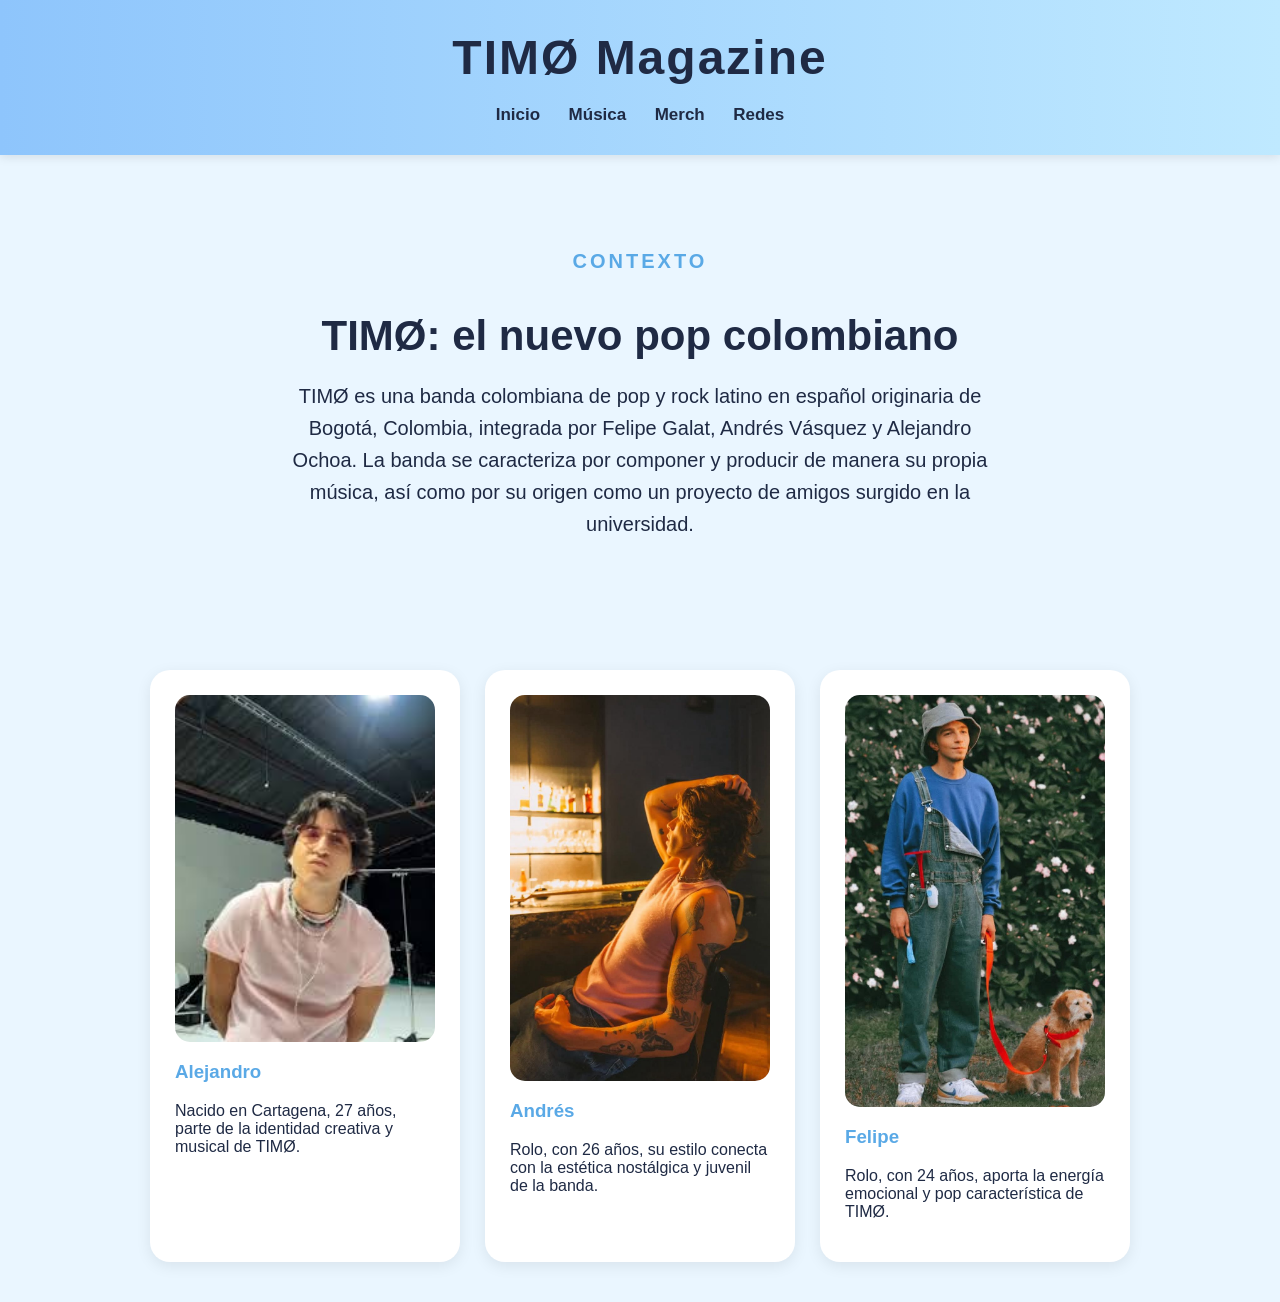
<file: contexto.html>
<!DOCTYPE html>
<html lang="es">
<head>
  <meta charset="UTF-8">
  <meta name="viewport" content="width=device-width, initial-scale=1.0">
  <title>Contexto | TIMØ Magazine</title>

  <link rel="stylesheet" href="styles/style.css">
</head>

<body>

<header>
  <h1>TIMØ Magazine</h1>

  <nav>
    <a href="index.html">Inicio</a>
    <a href="musica.html">Música</a>
    <a href="merch.html">Merch</a>
    <a href="redes.html">Redes</a>
  </nav>
</header>

<main>

<section class="hero">

  <p class="subtitle">contexto</p>

  <h2>TIMØ: el nuevo pop colombiano</h2>

  <p class="hero-text">
TIMØ​ es una banda colombiana de pop y rock latino en español originaria de Bogotá, Colombia, integrada por Felipe Galat, Andrés Vásquez y Alejandro Ochoa. La banda se caracteriza por componer y producir de manera su propia música, así como por su origen como un proyecto de amigos surgido en la universidad.
  </p>

</section>

<section class="cards">

  <div class="card">

    <img src="Images/alejandro.jpg" alt="Alejandro" class="member-image">

    <h3>Alejandro</h3>

    <p>
      Nacido en Cartagena, 27 años, parte de la identidad creativa y musical de TIMØ.
    </p>

  </div>

  <div class="card">

    <img src="Images/Andres.jpeg" alt="Andrés" class="member-image">

    <h3>Andrés</h3>

    <p>
      Rolo, con 26 años, su estilo conecta con la estética nostálgica y juvenil de la banda.
    </p>

  </div>

  <div class="card">

    <img src="Images/Felipe .jpeg" alt="Felipe" class="member-image">

    <h3>Felipe</h3>

    <p>
      Rolo, con 24 años, aporta la energía emocional y pop característica de TIMØ.
    </p>

  </div>

</section>

</main>

</body>
</html>
</file>
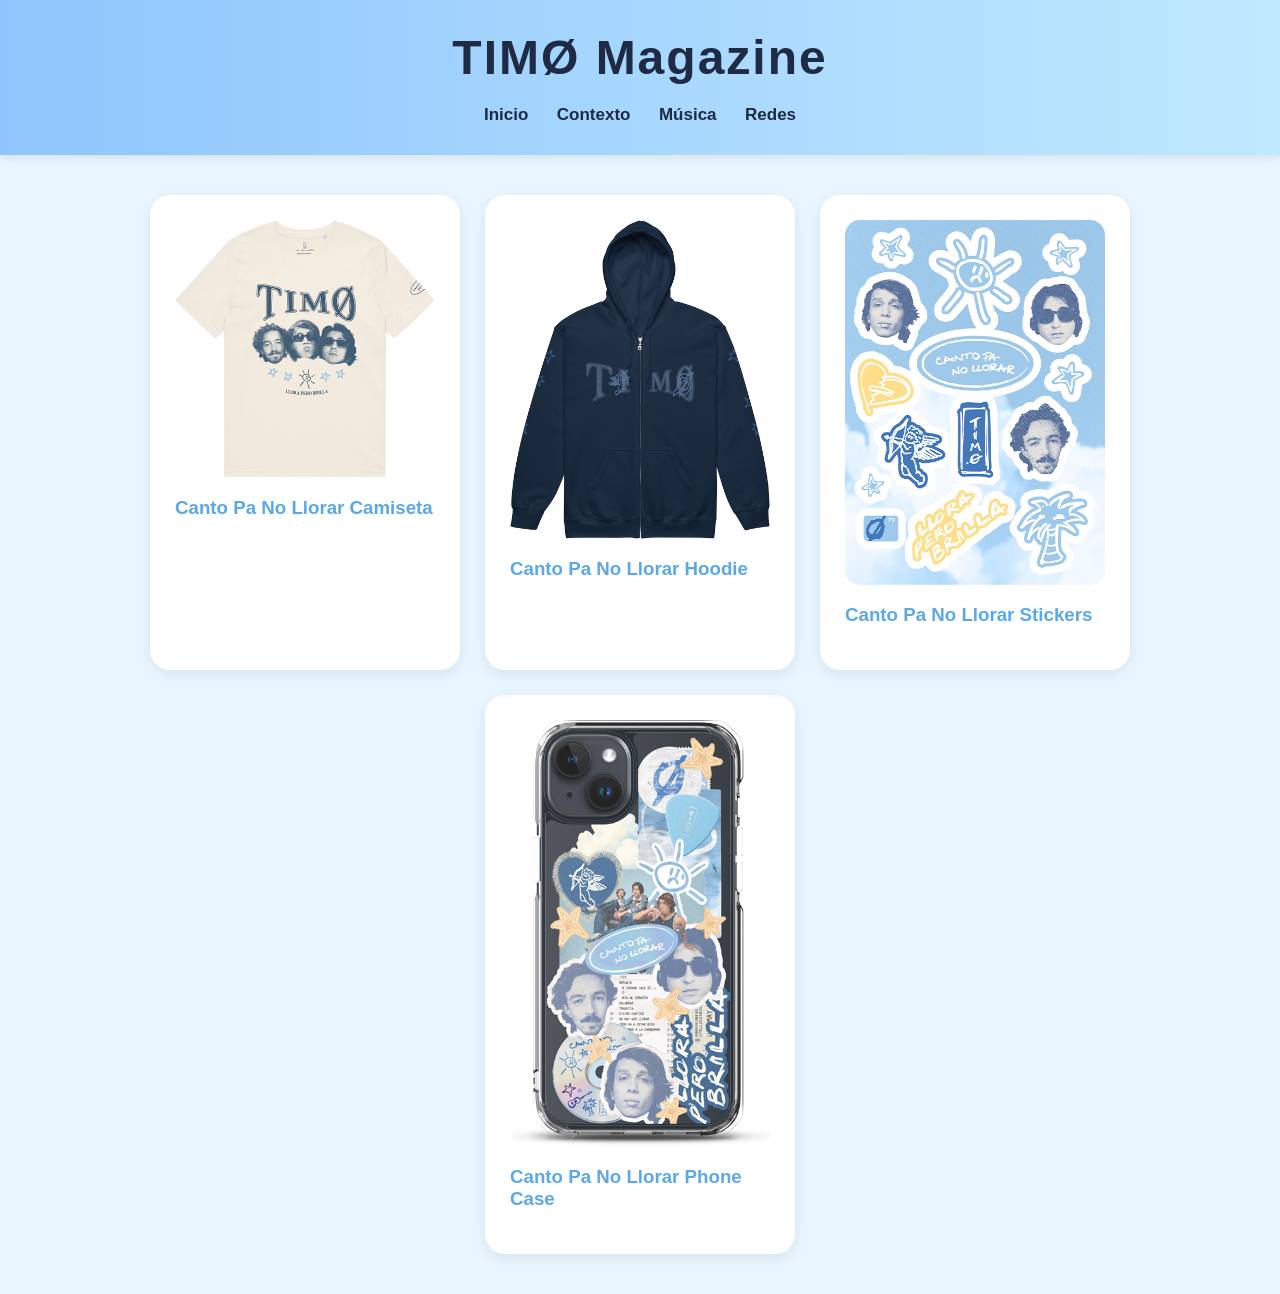
<file: merch.html>
<!DOCTYPE html>
<html lang="es">

<head>
  <meta charset="UTF-8">
  <meta name="viewport" content="width=device-width, initial-scale=1.0">
  <title>TIMØ Magazine</title>

  <link rel="stylesheet" href="styles/style.css">
</head>

<body>

<header>
  <h1>TIMØ Magazine</h1>

  <nav>
    <a href="index.html">Inicio</a>
    <a href="contexto.html">Contexto</a>
    <a href="musica.html">Música</a>
    <a href="redes.html">Redes</a>
  </nav>
</header>
<section class="cards">

  <div class="card">

    <img src="Images/Camisetawebp.webp" alt="Camiseta" class="member-image">

    <h3>Canto Pa No Llorar Camiseta</h3>

  </div>

  <div class="card">

    <img src="Images/Hoodie.webp" alt="Hoodie" class="member-image">

    <h3>Canto Pa No Llorar Hoodie</h3>

  </div>

  <div class="card">

    <img src="Images/Stickers.webp" alt="Stickers" class="member-image">

    <h3>Canto Pa No Llorar Stickers</h3>
  </div>
  
  <div class="card">

    <img src="Images/Case.webp" alt="Phone Case" class="member-image">

    <h3>Canto Pa No Llorar Phone Case</h3>


</section>

</main>

</body>
</html>
</file>
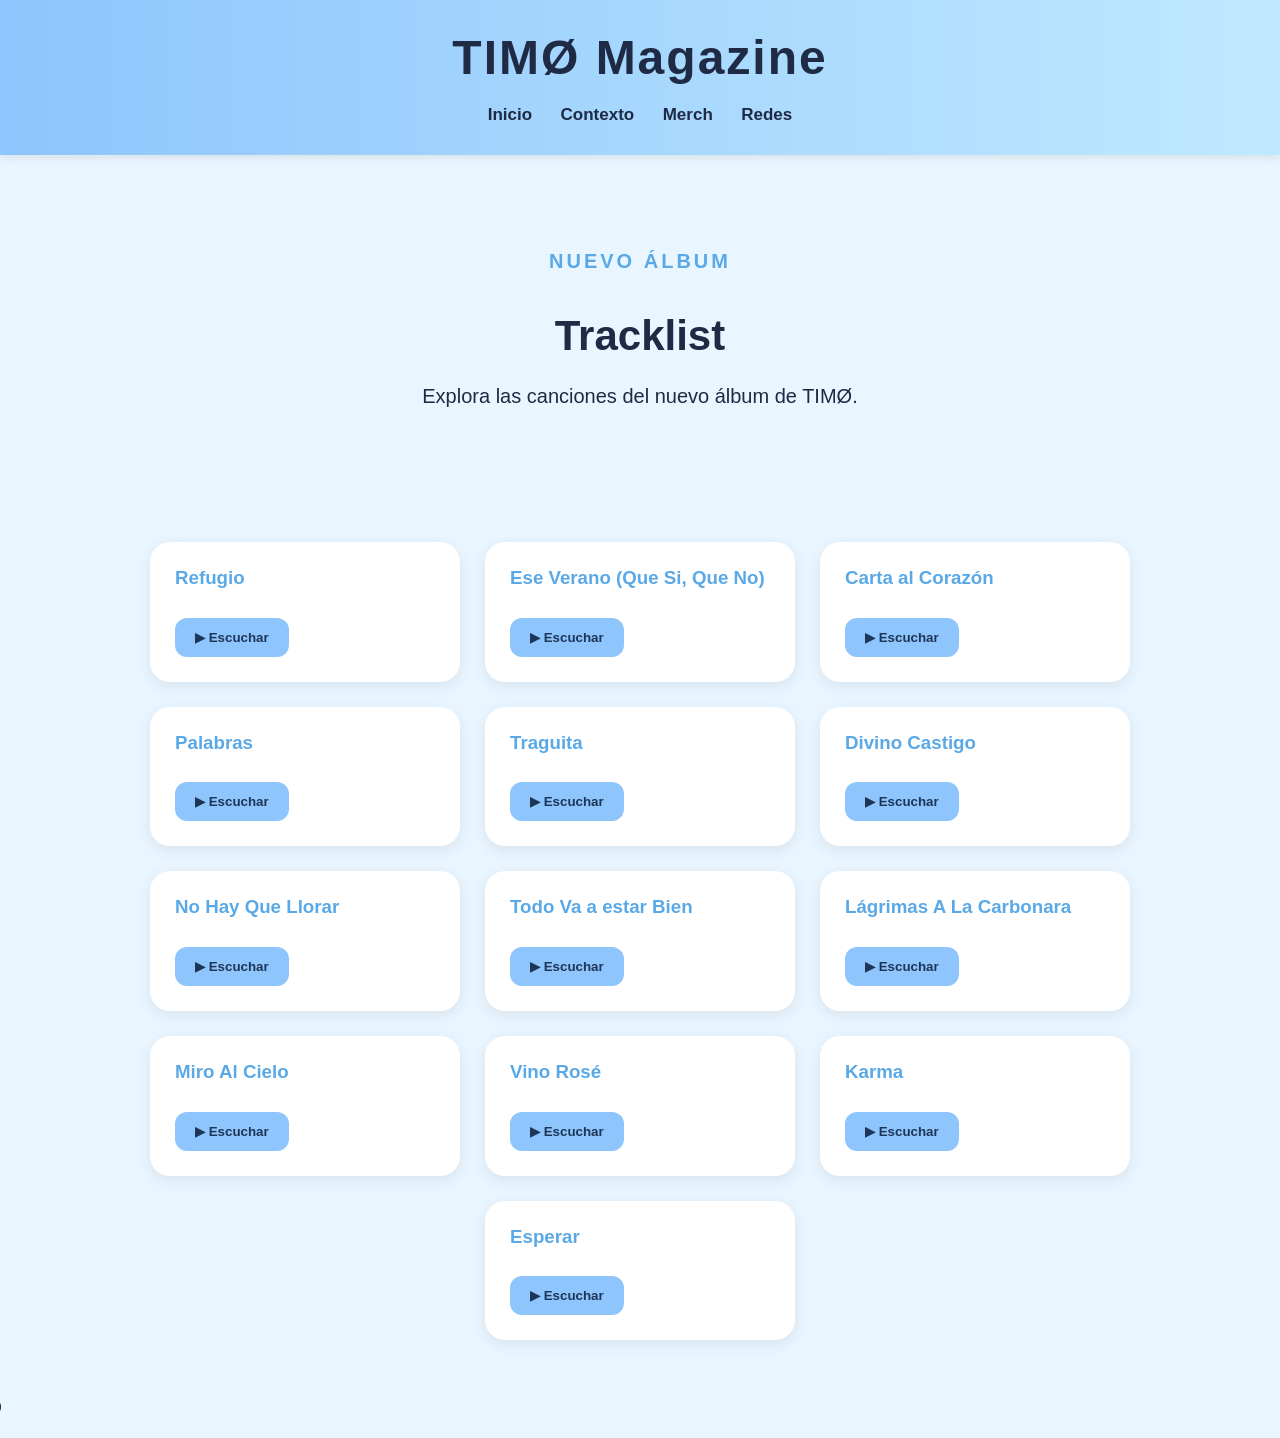
<file: musica.html>
<!DOCTYPE html>
<html lang="es">

<head>
  <meta charset="UTF-8">
  <meta name="viewport" content="width=device-width, initial-scale=1.0">
  <title>Música | TIMØ Magazine</title>

  <link rel="stylesheet" href="styles/style.css">
</head>

<body>

<header>
  <h1>TIMØ Magazine</h1>

  <nav>
    <a href="index.html">Inicio</a>
    <a href="contexto.html">Contexto</a>
    <a href="merch.html">Merch</a>
    <a href="redes.html">Redes</a>
  </nav>
</header>

<main>

<section class="hero">

  <p class="subtitle">nuevo álbum</p>

  <h2>Tracklist</h2>

  <p class="hero-text">
    Explora las canciones del nuevo álbum de TIMØ.
  </p>

</section>

<section class="cards">

  <div class="card music-card">
    <h3>Refugio</h3>
    <button onclick="playSong('Audio/CancionesTimo/Refugio.mp3')">▶ Escuchar</button>
  </div>

  <div class="card music-card">
    <h3>Ese Verano (Que Si, Que No)</h3>
    <button onclick="playSong('Audio/CancionesTimo/Ese Verano.mp3')">▶ Escuchar</button>
  </div>

  <div class="card music-card">
    <h3>Carta al Corazón</h3>
    <button onclick="playSong('Audio/CancionesTimo/Carta Al Corazón.mp3')">▶ Escuchar</button>
  </div>

  <div class="card music-card">
    <h3>Palabras</h3>
    <button onclick="playSong('Audio/CancionesTimo/Palabras.mp3')">▶ Escuchar</button>
  </div>

  <div class="card music-card">
    <h3>Traguita</h3>
    <button onclick="playSong('Audio/CancionesTimo/Traguita.mp3')">▶ Escuchar</button>
  </div>

  <div class="card music-card">
    <h3>Divino Castigo</h3>
    <button onclick="playSong('Audio/CancionesTimo/Divino Castigo.mp3')">▶ Escuchar</button>
  </div>

  <div class="card music-card">
    <h3>No Hay Que Llorar</h3>
    <button onclick="playSong('Audio/CancionesTimo/No Hay Que Llorar.mp3')">▶ Escuchar</button>
  </div>

  <div class="card music-card">
    <h3>Todo Va a estar Bien</h3>
    <button onclick="playSong('Audio/CancionesTimo/Todo va a estar bien.mp3')">▶ Escuchar</button>
  </div>

  <div class="card music-card">
    <h3>Lágrimas A La Carbonara</h3>
    <button onclick="playSong('Audio/CancionesTimo/Lágrimas A La Carbonara.mp3')">▶ Escuchar</button>
  </div>

  <div class="card music-card">
    <h3>Miro Al Cielo</h3>
    <button onclick="playSong('Audio/CancionesTimo/Miro Al Cielo.mp3')">▶ Escuchar</button>
  </div>

  <div class="card music-card">
    <h3>Vino Rosé</h3>
    <button onclick="playSong('Audio/CancionesTimo/Vino Rosé.mp3')">▶ Escuchar</button>
  </div>

  <div class="card music-card">
    <h3>Karma</h3>
    <button onclick="playSong('Audio/CancionesTimo/Karma.mp3')">▶ Escuchar</button>
  </div>

  <div class="card music-card">
    <h3>Esperar</h3>
    <button onclick="playSong('Audio/CancionesTimo/Esperar.mp3')">▶ Escuchar</button>
  </div>

</section>

<audio id="audio-player" controls></audio>

</main>

<script src="JavaScript.JS"></script>

</body>
</html>
</file>
<file: styles/style.css>
body {
  margin: 0;
  font-family: Arial, sans-serif;
  background-color: #eaf6ff;
  color: #1f2a44;
}

header {
  background: linear-gradient(to right, #8ec5fc, #bfe9ff);
  padding: 30px;
  text-align: center;
  box-shadow: 0 2px 10px rgba(0,0,0,0.1);
}

header h1 {
  margin: 0;
  font-size: 48px;
  letter-spacing: 2px;
}

nav {
  margin-top: 20px;
}

nav a {
  text-decoration: none;
  color: #1f2a44;
  margin: 12px;
  font-size: 17px;
  font-weight: bold;
}

nav a:hover {
  color: white;
}

.hero {
  text-align: center;
  padding: 90px 20px;
}

.hero h2 {
  font-size: 42px;
  margin-bottom: 20px;
}

.hero p {
  font-size: 20px;
  max-width: 700px;
  margin: auto;
  line-height: 1.6;
}

.subtitle {
  text-transform: uppercase;
  letter-spacing: 3px;
  color: #5aa9e6;
  font-weight: bold;
}

.hero-image {
  width: 80%;
  max-width: 700px;
  margin-top: 30px;
  border-radius: 25px;
  box-shadow: 0 8px 20px rgba(0,0,0,0.1);
}

.cards {
  display: flex;
  justify-content: center;
  gap: 25px;
  padding: 40px;
  flex-wrap: wrap;
}

.card {
  background-color: white;
  width: 260px;
  padding: 25px;
  border-radius: 20px;
  box-shadow: 0 4px 15px rgba(0,0,0,0.08);

  transition: transform 0.3s;
}

.card:hover {
  transform: translateY(-8px);
}

.card h3 {
  color: #5aa9e6;
  margin-top: 0;
}

.member-image {
  width: 100%;
  height: auto;
  border-radius: 15px;
  margin-bottom: 15px;
}

@media (max-width: 768px) {

  header h1 {
    font-size: 32px;
  }

  nav {
    display: flex;
    flex-direction: column;
    gap: 10px;
  }

  .hero {
    padding: 50px 20px;
  }

  .hero h2 {
    font-size: 28px;
  }

  .hero p {
    font-size: 16px;
  }

  .hero-image {
    width: 95%;
  }

  .cards {
    flex-direction: column;
    align-items: center;
  }

  .card {
    width: 85%;
  }

  .hero-video {
  width: 95%;
}

}
.hero-video {
  width: 40%;
  max-width: 450px;
  margin-top: 30px;
  border-radius: 25px;
  box-shadow: 0 8px 20px rgba(0,0,0,0.1);
}
.music-card button {
  background-color: #8ec5fc;
  border: none;
  padding: 12px 20px;
  border-radius: 12px;
  cursor: pointer;
  font-weight: bold;
  color: #1d3557;
  margin-top: 10px;
}

.music-card button:hover {
  background-color: #5aa9e6;
  color: white;
}
.card a {
  display: inline-block;
  text-decoration: none;
  background-color: #8ec5fc;
  color: #1d3557;
  padding: 10px 18px;
  border-radius: 12px;
  margin-top: 8px;
  font-weight: bold;

  transition: 0.3s;
}

.card a:hover {
  background-color: #5aa9e6;
  color: white;
  transform: translateY(-2px);
}
</file>
